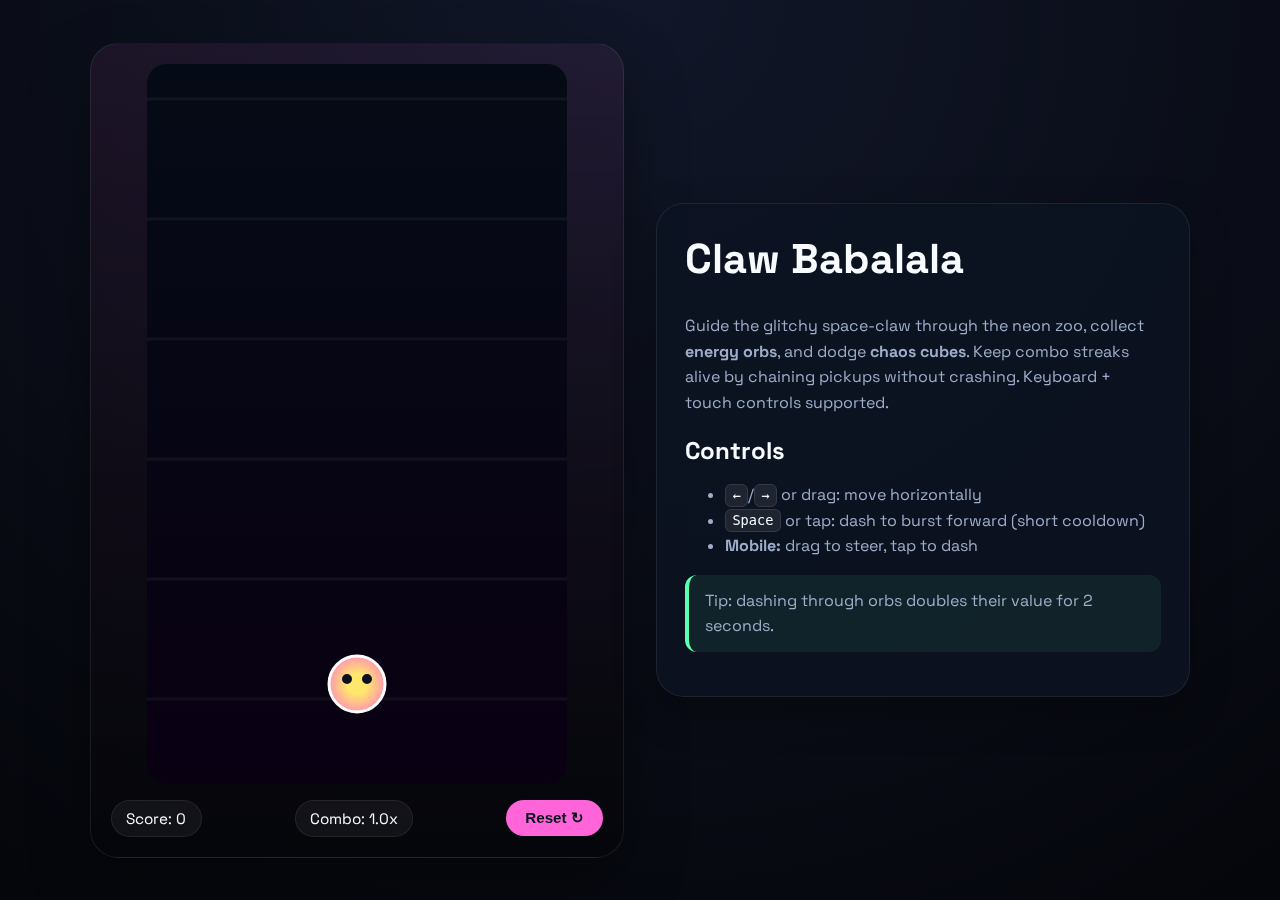
<file: index.html>
<!DOCTYPE html>
<html lang="en">
<head>
  <meta charset="UTF-8" />
  <meta name="viewport" content="width=device-width, initial-scale=1.0" />
  <title>Claw Babalala</title>
  <link rel="stylesheet" href="style.css" />
</head>
<body>
  <main class="layout">
    <section class="game-shell">
      <canvas id="game" width="420" height="720" aria-label="Claw Babalala game area"></canvas>
      <div class="hud">
        <div class="stat">Score: <span id="score">0</span></div>
        <div class="stat">Combo: <span id="combo">1x</span></div>
        <button id="reset">Reset ↻</button>
      </div>
    </section>
    <section class="panel">
      <h1>Claw Babalala</h1>
      <p>
        Guide the glitchy space-claw through the neon zoo, collect <strong>energy orbs</strong>,
        and dodge <strong>chaos cubes</strong>. Keep combo streaks alive by chaining pickups without
        crashing. Keyboard + touch controls supported.
      </p>
      <h2>Controls</h2>
      <ul>
        <li><kbd>←</kbd>/<kbd>→</kbd> or drag: move horizontally</li>
        <li><kbd>Space</kbd> or tap: dash to burst forward (short cooldown)</li>
        <li><strong>Mobile:</strong> drag to steer, tap to dash</li>
      </ul>
      <p class="tip">Tip: dashing through orbs doubles their value for 2 seconds.</p>
    </section>
  </main>
  <script src="game.js" type="module"></script>
</body>
</html>
</file>
<file: style.css>
@import url('https://fonts.googleapis.com/css2?family=Space+Grotesk:wght@400;600;700&display=swap');

:root {
  color-scheme: dark;
  --bg: radial-gradient(circle at top, #111729, #05060b);
  --panel: rgba(12, 19, 33, 0.85);
  --accent: #ff65d8;
  --accent-2: #5bffb0;
  --text: #f8fbff;
  --muted: #9eadc9;
}

* {
  box-sizing: border-box;
}

body {
  margin: 0;
  min-height: 100vh;
  background: var(--bg);
  color: var(--text);
  font-family: 'Space Grotesk', system-ui, -apple-system, sans-serif;
  display: flex;
  align-items: center;
  justify-content: center;
  padding: 2rem;
}

main.layout {
  width: min(1100px, 100%);
  display: grid;
  grid-template-columns: repeat(auto-fit, minmax(320px, 1fr));
  gap: 2rem;
  align-items: center;
}

.game-shell {
  background: linear-gradient(180deg, rgba(255, 101, 216, 0.07), rgba(5, 6, 11, 0.9));
  border: 1px solid rgba(255, 255, 255, 0.08);
  border-radius: 28px;
  padding: 1.25rem;
  box-shadow: 0 25px 60px rgba(0, 0, 0, 0.4);
}

canvas#game {
  width: 100%;
  max-width: 420px;
  height: auto;
  display: block;
  margin-inline: auto;
  border-radius: 20px;
  background: #020308;
  box-shadow: inset 0 0 40px rgba(255, 101, 216, 0.15);
}

.hud {
  display: flex;
  align-items: center;
  justify-content: space-between;
  gap: 0.75rem;
  margin-top: 1rem;
  font-size: 0.95rem;
}

.stat {
  padding: 0.5rem 0.9rem;
  background: rgba(255, 255, 255, 0.05);
  border-radius: 999px;
  border: 1px solid rgba(255, 255, 255, 0.08);
}

#reset {
  background: var(--accent);
  color: #09111f;
  border: none;
  border-radius: 999px;
  padding: 0.55rem 1.2rem;
  font-size: 0.95rem;
  font-weight: 600;
  cursor: pointer;
  transition: transform 180ms ease, box-shadow 180ms ease;
}

#reset:hover {
  transform: translateY(-2px);
  box-shadow: 0 10px 20px rgba(255, 101, 216, 0.35);
}

section.panel {
  background: var(--panel);
  padding: 1.75rem;
  border-radius: 28px;
  border: 1px solid rgba(255, 255, 255, 0.08);
  box-shadow: 0 15px 40px rgba(0, 0, 0, 0.3);
}

h1 {
  margin-top: 0;
  font-size: clamp(2rem, 4vw, 2.6rem);
}

h2 {
  margin-bottom: 0.5rem;
}

p,
ul {
  line-height: 1.6;
  color: var(--muted);
}

kbd {
  background: rgba(255, 255, 255, 0.08);
  padding: 0.15rem 0.4rem;
  border-radius: 6px;
  border: 1px solid rgba(255, 255, 255, 0.1);
  font-size: 0.85rem;
  color: var(--text);
}

.tip {
  margin-top: 1rem;
  padding: 0.8rem 1rem;
  background: rgba(91, 255, 176, 0.08);
  border-left: 4px solid var(--accent-2);
  border-radius: 12px;
}

@media (max-width: 700px) {
  body {
    padding: 1rem;
  }

  .hud {
    flex-wrap: wrap;
  }
}
</file>
